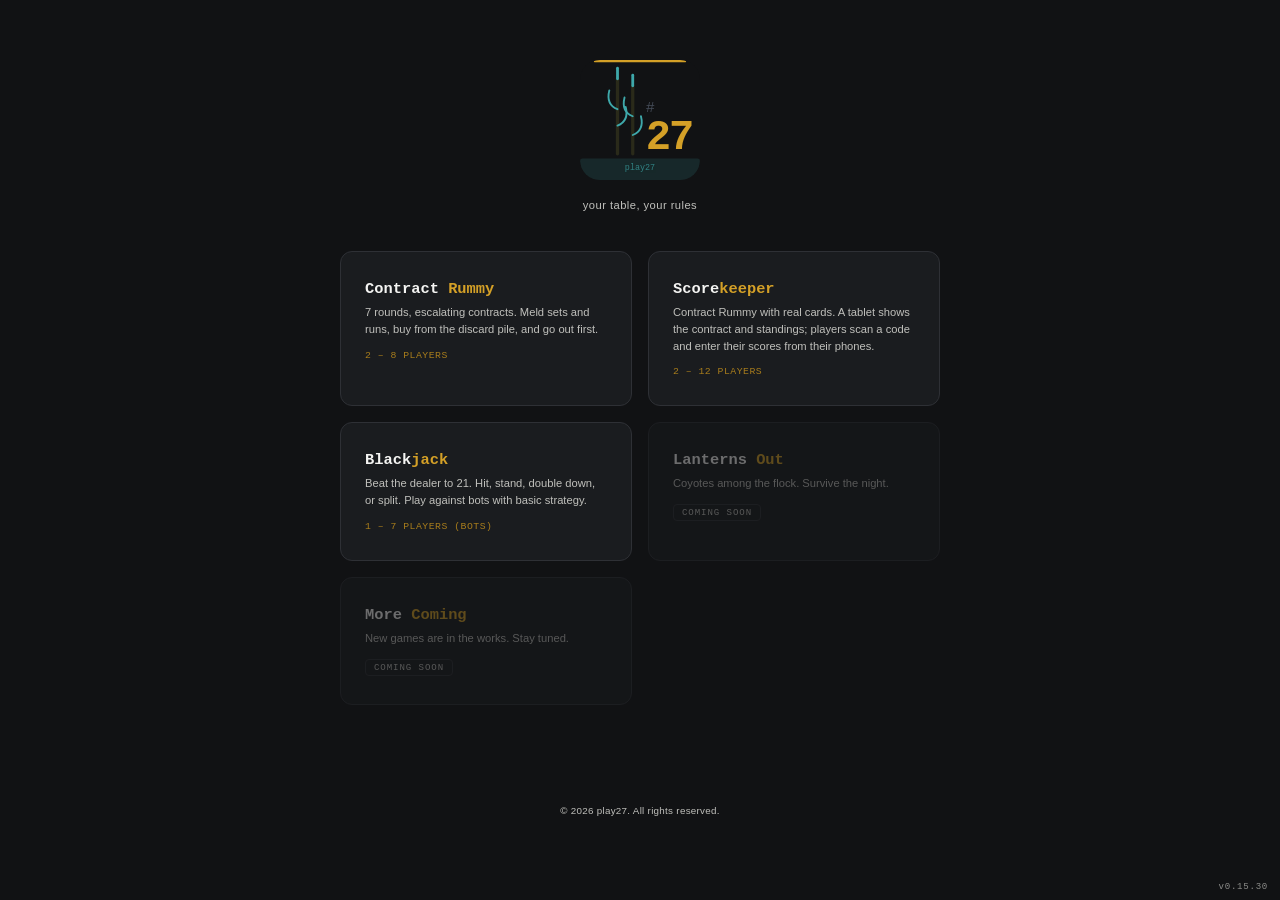
<file: index.html>
<!DOCTYPE html>
<html lang="en">
<head>
<meta charset="UTF-8">
<meta name="viewport" content="width=device-width, initial-scale=1.0">
<meta http-equiv="Cache-Control" content="no-cache, no-store, must-revalidate">
<meta http-equiv="Pragma" content="no-cache">
<title>play27 — Card Games</title>
<link rel="icon" type="image/svg+xml" href="assets/favicon.svg?v=0.15.30">
<link rel="stylesheet" href="css/shared.css?v=0.15.30">
<link rel="stylesheet" href="css/index.css?v=0.15.30">
</head>
<body>

  <div class="logo">
    <img src="assets/logo-dark.svg?v=0.15.30" alt="play27">
    <p>your table, your rules</p>
  </div>

  <div class="games-grid">
    <a class="game-card" href="login.html">
      <h2>Contract <span>Rummy</span></h2>
      <p>7 rounds, escalating contracts. Meld sets and runs, buy from the discard pile, and go out first.</p>
      <div class="players">2 – 8 players</div>
    </a>

    <a class="game-card" href="scorekeeper.html">
      <h2>Score<span>keeper</span></h2>
      <p>Contract Rummy with real cards. A tablet shows the contract and standings; players scan a code and enter their scores from their phones.</p>
      <div class="players">2 – 12 players</div>
    </a>

    <a class="game-card" href="blackjack.html">
      <h2>Black<span>jack</span></h2>
      <p>Beat the dealer to 21. Hit, stand, double down, or split. Play against bots with basic strategy.</p>
      <div class="players">1 – 7 players (bots)</div>
    </a>

    <div class="game-card coming-soon">
      <h2>Lanterns <span>Out</span></h2>
      <p>Coyotes among the flock. Survive the night.</p>
      <div class="badge">Coming Soon</div>
    </div>

    <div class="game-card coming-soon">
      <h2>More <span>Coming</span></h2>
      <p>New games are in the works. Stay tuned.</p>
      <div class="badge">Coming Soon</div>
    </div>
  </div>

  <div class="version-tag">v0.15.30</div>
  <footer class="footer">&copy; 2026 play27. All rights reserved.</footer>

<script>
  // A password reset link that Supabase sent to the site's front page: hand it to the sign-in page.
  if (/[#&](type=recovery|error_code=)/.test(location.hash)) location.replace('login.html' + location.hash);
  const theme = localStorage.getItem('play27-theme');
  if (theme === 'light') document.body.classList.add('light');
</script>
</body>
</html>
</file>
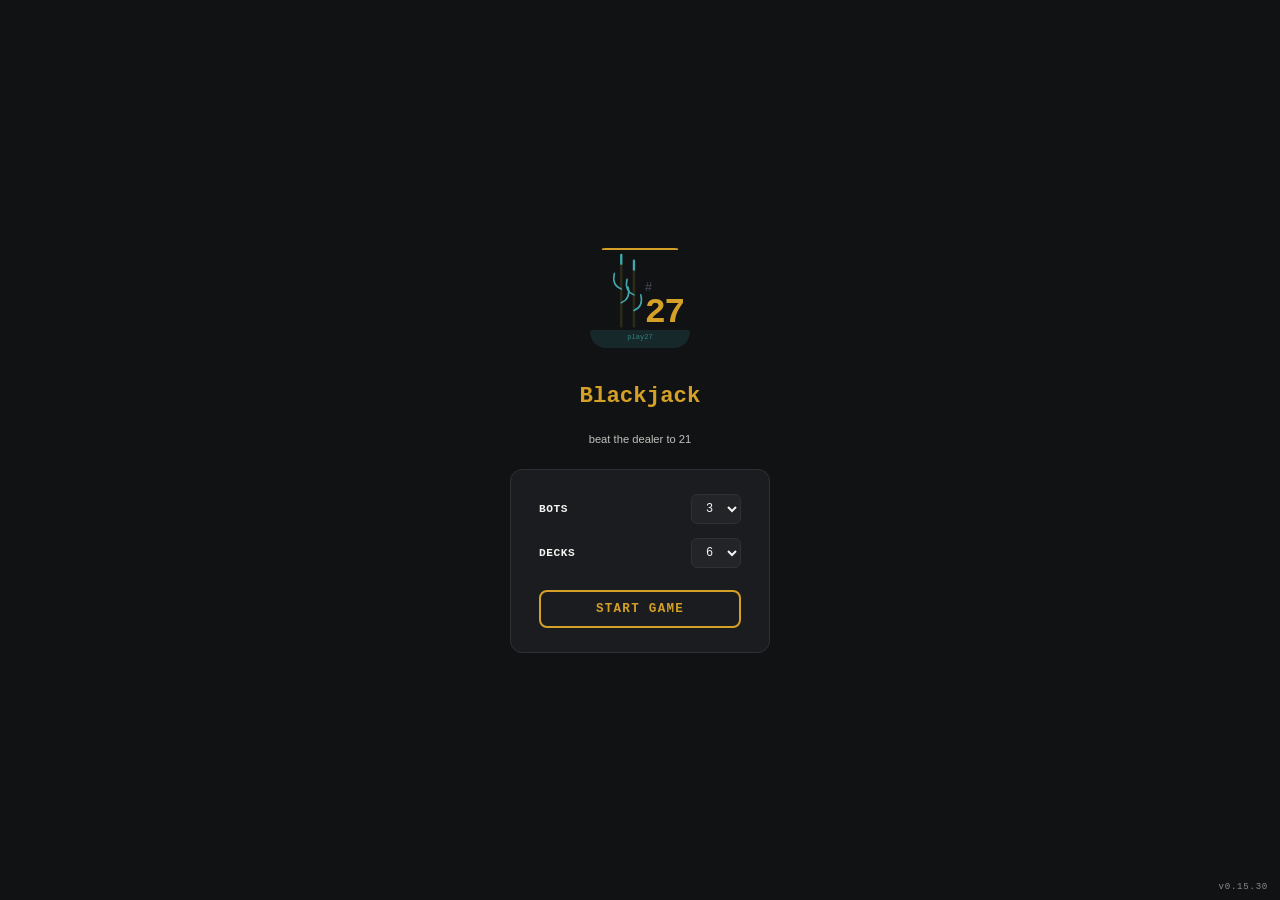
<file: blackjack.html>
<!DOCTYPE html>
<html lang="en">
<head>
<meta charset="UTF-8">
<meta name="viewport" content="width=device-width, initial-scale=1.0, maximum-scale=1.0, user-scalable=no">
<meta http-equiv="Cache-Control" content="no-cache, no-store, must-revalidate">
<meta http-equiv="Pragma" content="no-cache">
<title>play27 — Blackjack</title>
<link rel="icon" type="image/svg+xml" href="assets/favicon.svg?v=0.15.30">
<link rel="stylesheet" href="css/shared.css?v=0.15.30">
<link rel="stylesheet" href="css/blackjack.css?v=0.15.30">
</head>
<body>

<!-- ── SETUP SCREEN ── -->
<div id="setupScreen">
  <div class="setup-logo"><a href="index.html"><img src="assets/logo-dark.svg?v=0.15.30" alt="play27"></a></div>
  <div class="setup-title">Blackjack</div>
  <div class="setup-sub">beat the dealer to 21</div>
  <div class="setup-form">
    <div class="setup-row">
      <label>Bots</label>
      <select id="selBots">
        <option value="0">0</option>
        <option value="1">1</option>
        <option value="2">2</option>
        <option value="3" selected>3</option>
        <option value="4">4</option>
        <option value="5">5</option>
        <option value="6">6</option>
      </select>
    </div>
    <div class="setup-row">
      <label>Decks</label>
      <select id="selDecks">
        <option value="1">1</option>
        <option value="2">2</option>
        <option value="4">4</option>
        <option value="6" selected>6</option>
        <option value="8">8</option>
      </select>
    </div>
    <button class="btn-start" id="btnStart">Start Game</button>
  </div>
</div>

<!-- ── GAME BOARD ── -->
<div id="gameBoard">
  <div class="top-bar">
    <div class="logo-wrap" id="logoWrap">
      <img src="assets/logo-horizontal.svg?v=0.15.30" alt="play27" style="height:clamp(24px,3.5vw,36px);vertical-align:middle;">
      <div class="settings-dropdown" id="settingsDropdown">
        <div class="settings-title">Settings</div>
        <div class="settings-row">
          <span>Theme</span>
          <div class="theme-toggle">
            <button id="themeDark" data-theme="dark" class="active">Dark</button>
            <button id="themeLight" data-theme="light">Light</button>
          </div>
        </div>
        <a href="index.html" class="settings-home">Back to Games</a>
      </div>
    </div>
    <div class="top-title">Blackjack</div>
    <div class="top-right">Shoe: <span id="shoeCount">0</span></div>
  </div>

  <div class="table-area" style="position:relative;">
    <!-- Dealer -->
    <div class="dealer-area">
      <div class="dealer-label">Dealer</div>
      <div class="dealer-cards" id="dealerCards"></div>
      <div class="dealer-value" id="dealerValue"></div>
    </div>

    <!-- Bots -->
    <div class="bots-row" id="botsRow"></div>

    <!-- Player -->
    <div class="player-area">
      <div class="player-info">
        <span class="player-name">You</span>
        <span class="player-chips" id="playerChips">1000</span>
      </div>
      <div class="player-bet" id="playerBetLabel"></div>
      <div class="player-hands" id="playerHands"></div>
      <div class="player-value" id="playerValue"></div>
      <div class="player-result" id="playerResult"></div>
    </div>

    <!-- Bet overlay -->
    <div class="bet-overlay" id="betOverlay">
      <div class="bet-label">Place Your Bet</div>
      <div class="bet-amount" id="betAmount">50</div>
      <div class="bet-buttons">
        <button class="bet-btn" data-bet="10">10</button>
        <button class="bet-btn" data-bet="25">25</button>
        <button class="bet-btn active" data-bet="50">50</button>
        <button class="bet-btn" data-bet="100">100</button>
        <button class="bet-btn" data-bet="all">ALL IN</button>
      </div>
      <button class="deal-btn" id="btnDeal">Deal</button>
    </div>
  </div>

  <!-- Action bar -->
  <div class="action-bar" id="actionBar">
    <button class="action-btn hit-btn" id="btnHit">Hit</button>
    <button class="action-btn stand-btn" id="btnStand">Stand</button>
    <button class="action-btn double-btn" id="btnDouble">Double</button>
    <button class="action-btn split-btn" id="btnSplit">Split</button>
  </div>
</div>

<!-- ── Results Overlay ── -->
<div class="results-overlay" id="resultsOverlay">
  <div class="results-panel">
    <div class="results-title" id="resultsTitle">Round Complete</div>
    <div id="resultsBody"></div>
    <div class="results-buttons">
      <button class="btn-again" id="btnAgain">Play Again</button>
      <button class="btn-new" id="btnNew">New Game</button>
    </div>
  </div>
</div>

<!-- Toast -->
<div class="toast" id="toast"></div>

<div class="version-tag">v0.15.30</div>
<script type="module" src="js/blackjack.js?v=0.15.30"></script>
</body>
</html>
</file>
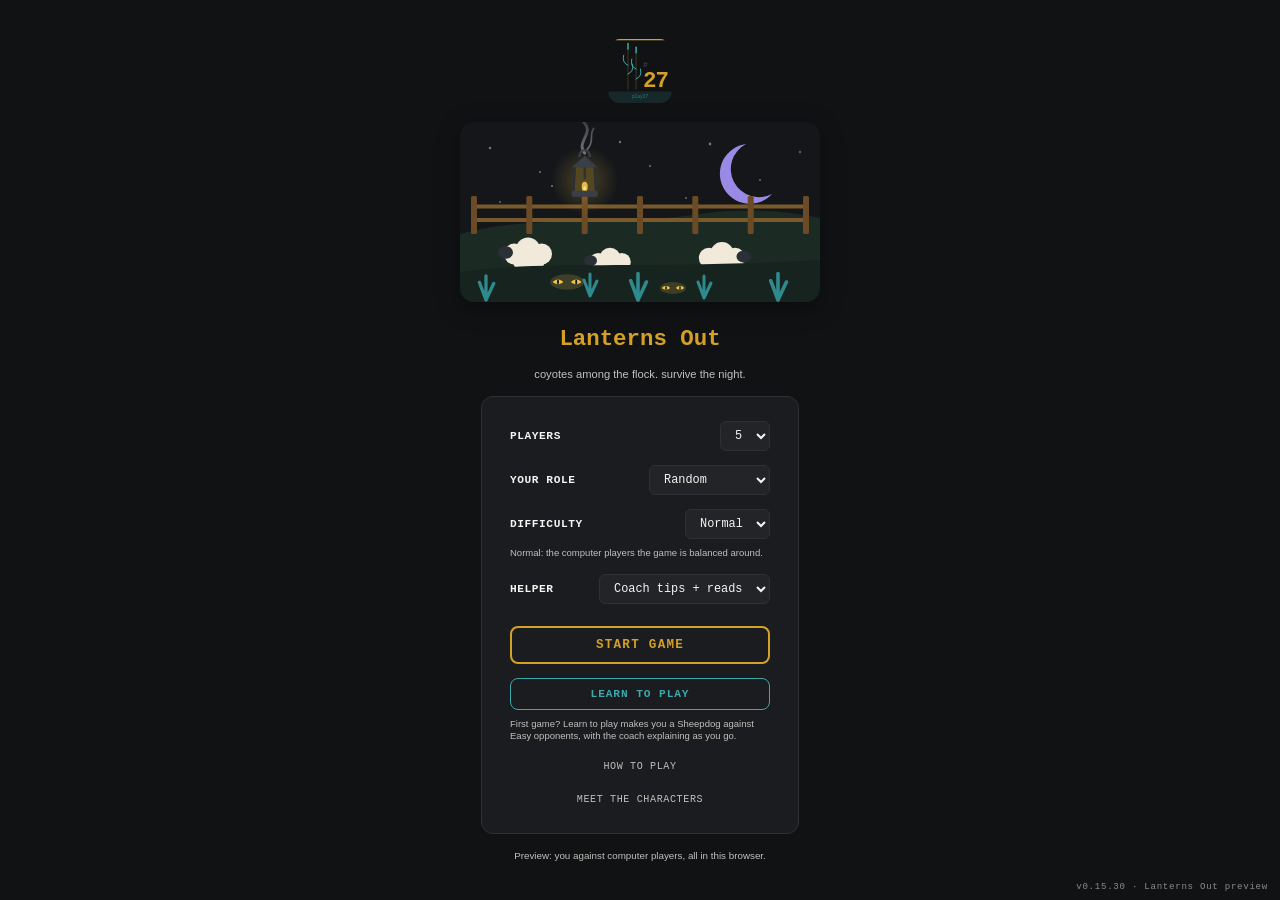
<file: coyote.html>
<!DOCTYPE html>
<html lang="en">
<head>
<meta charset="UTF-8">
<meta name="viewport" content="width=device-width, initial-scale=1.0, maximum-scale=1.0, user-scalable=no">
<meta http-equiv="Cache-Control" content="no-cache, no-store, must-revalidate">
<meta http-equiv="Pragma" content="no-cache">
<title>play27 — Lanterns Out</title>
<link rel="icon" type="image/svg+xml" href="assets/favicon.svg?v=0.15.30">
<link rel="stylesheet" href="css/shared.css?v=0.15.30">
<link rel="stylesheet" href="css/coyote-cards.css?v=0.15.30">
<link rel="stylesheet" href="css/coyote.css?v=0.15.30">
</head>
<body>

<!-- ── SETUP SCREEN ── -->
<div id="setupScreen">
  <div class="setup-logo"><a href="index.html"><img src="assets/logo-dark.svg?v=0.15.30" alt="play27"></a></div>
  <picture class="setup-hero">
    <source srcset="assets/coyote/hero-still.svg?v=0.15.30" media="(prefers-reduced-motion: reduce)">
    <img src="assets/coyote/hero.svg?v=0.15.30" alt="A lantern going out over the sheep pen at night, with coyote eyes in the grass">
  </picture>
  <div class="setup-title">Lanterns Out</div>
  <div class="setup-sub">coyotes among the flock. survive the night.</div>
  <div class="setup-form">
    <div class="setup-row">
      <label for="selPlayers">Players</label>
      <select id="selPlayers">
        <option value="4">4</option>
        <option value="5" selected>5</option>
        <option value="6">6</option>
        <option value="7">7</option>
      </select>
    </div>
    <div class="setup-row">
      <label for="selRole">Your role</label>
      <select id="selRole">
        <option value="random" selected>Random</option>
        <option value="shepherd">Shepherd</option>
        <option value="sheepdog">Sheepdog</option>
        <option value="hunter">Hunter (5+)</option>
        <option value="coyote">Coyote</option>
        <option value="fox">Fox (6+)</option>
      </select>
    </div>
    <div class="setup-row">
      <label for="selTier">Difficulty</label>
      <select id="selTier">
        <option value="easy">Easy</option>
        <option value="normal" selected>Normal</option>
        <option value="hard">Hard</option>
        <option value="unfair">Unfair</option>
      </select>
    </div>
    <div class="setup-hint" id="tierHint"></div>
    <div class="setup-row">
      <label for="selHelp">Helper</label>
      <select id="selHelp">
        <option value="tips">Coach tips + reads</option>
        <option value="reads">Reads only</option>
        <option value="off">Off</option>
      </select>
    </div>
    <button class="btn-start" id="btnStart">Start Game</button>
    <button class="btn-learn" data-act="learn">Learn to play</button>
    <div class="setup-hint">First game? Learn to play makes you a Sheepdog against Easy opponents, with the coach explaining as you go.</div>
    <button class="btn-link" data-act="rules">How to play</button>
    <button class="btn-link" data-act="chars">Meet the characters</button>
  </div>
  <div class="setup-note">Preview: you against computer players, all in this browser.</div>
</div>

<!-- ── GAME BOARD ── -->
<div id="gameBoard">
  <div class="top-bar">
    <div class="logo-wrap" id="logoWrap">
      <img src="assets/logo-horizontal.svg?v=0.15.30" alt="play27" style="height:clamp(24px,3.5vw,36px);vertical-align:middle;">
      <div class="settings-dropdown" id="settingsDropdown">
        <div class="settings-title">Settings</div>
        <div class="settings-row">
          <span>Theme</span>
          <div class="theme-toggle">
            <button data-theme="dark" class="active">Dark</button>
            <button data-theme="light">Light</button>
          </div>
        </div>
        <div class="settings-row">
          <span>Speed</span>
          <div class="theme-toggle" id="speedToggle">
            <button data-speed="fast">Fast</button>
            <button data-speed="normal" class="active">Normal</button>
            <button data-speed="slow">Slow</button>
          </div>
        </div>
        <div class="settings-row">
          <span>Helper</span>
          <div class="theme-toggle">
            <button data-act="help:tips">Tips</button>
            <button data-act="help:reads">Reads</button>
            <button data-act="help:off">Off</button>
          </div>
        </div>
        <button class="settings-fullscreen" data-act="rules">How to play</button>
        <button class="settings-fullscreen" data-act="chars">Characters</button>
        <button class="settings-end-game" data-act="new-game">New game</button>
        <a href="index.html" class="settings-home">Back to Games</a>
      </div>
    </div>
    <div class="top-title">Lanterns Out</div>
    <div class="top-group">
      <button class="top-btn" data-act="who">Who's who</button>
      <div class="top-right" id="topRight"></div>
    </div>
  </div>

  <div class="seats" id="seats"></div>
  <div class="yard" id="yard"></div>
  <div class="feed" id="feed" title="Tap to expand the log"></div>
  <div class="coach" id="coach" style="display:none"></div>
  <div class="you" id="youPanel" title="Tap to see your role and goal"></div>
  <div class="prompt" id="prompt"></div>
  <div class="hand" id="hand"></div>
</div>

<!-- ── Modal (decisions, reveal, rules, results) ── -->
<div class="modal-overlay" id="modal">
  <div class="panel" id="modalBox"></div>
</div>

<div class="toast" id="toast"></div>
<div class="version-tag">v0.15.30 · Lanterns Out preview</div>
<script type="module" src="js/coyote.js?v=0.15.30"></script>
</body>
</html>
</file>
<file: css/shared.css>
/* ============================================================
   play27 — Shared Styles
   Brand palette, reset, typography, common components
   ============================================================ */

:root {
  --bg: #111214;
  --bg2: #1a1c1f;
  --bg3: #222427;
  --border: #2e3035;
  --text: #f4f4f2;
  --muted: #c0c0bc;
  --amber: #d4a027;
  --amber-dk: #a87d1c;
  --amber-dim: rgba(212,160,39,0.25);
  --green: #3cb96a;
  --red: #d45f5f;
  --teal: #3ea8aa;
}

/* ── LIGHT THEME ── */
.light {
  --bg: #f0ede8;
  --bg2: #e6e2db;
  --bg3: #dbd7cf;
  --border: #c5c0b6;
  --text: #1a1a1a;
  --muted: #5a5750;
  --amber: #b8891a;
  --amber-dk: #9a7015;
  --amber-dim: rgba(184,137,26,0.2);
  --green: #2a9050;
  --red: #b84040;
  --teal: #2e8a8c;
}

/* ── RESET ── */
* { margin:0; padding:0; box-sizing:border-box; }

html, body {
  width:100%; min-height:100dvh;
  background: var(--bg);
  font-family: -apple-system, 'Segoe UI', sans-serif;
  font-size: 14px;
  color: var(--text);
  overflow-x: hidden;
}

/* ── THEME TOGGLE ── */
.theme-toggle {
  display: flex;
  gap: 2px;
  background: var(--bg);
  border: 1px solid var(--border);
  border-radius: 5px;
  padding: 2px;
}

.theme-toggle button {
  padding: 3px 8px;
  border: none;
  border-radius: 3px;
  background: transparent;
  color: var(--muted);
  font-family: 'Courier New', Courier, monospace;
  font-size: 0.6rem;
  font-weight: 700;
  letter-spacing: 0.06em;
  text-transform: uppercase;
  cursor: pointer;
  transition: all 0.15s;
}

.theme-toggle button.active {
  background: var(--amber-dim);
  color: var(--amber);
}

.theme-toggle button:hover:not(.active) {
  color: var(--text);
}

/* ── SPINNER ── */
.spinner {
  display: inline-block;
  width: 16px;
  height: 16px;
  border: 2px solid var(--border);
  border-top-color: var(--amber);
  border-radius: 50%;
  animation: spin 0.6s linear infinite;
  vertical-align: middle;
  margin-right: 4px;
}

@keyframes spin { to { transform: rotate(360deg); } }

/* ── FOOTER ── */
.footer {
  margin-top: auto;
  padding-top: 40px;
  padding-bottom: 24px;
  font-size: 0.7rem;
  color: var(--muted);
  letter-spacing: 0.03em;
  text-align: center;
}

/* ── SETTINGS HOME LINK ── */
.settings-home {
  display: block;
  margin-top: 10px;
  padding-top: 8px;
  border-top: 1px solid var(--border);
  font-family: 'Courier New', Courier, monospace;
  font-size: 0.65rem;
  font-weight: 700;
  letter-spacing: 0.06em;
  text-transform: uppercase;
  color: var(--muted);
  text-decoration: none;
  transition: color 0.15s;
}
.settings-home:hover { color: var(--amber); }

/* ── SETTINGS FULLSCREEN ── */
.settings-fullscreen {
  display: block;
  width: 100%;
  margin-top: 10px;
  padding: 6px 0;
  border: 1px solid var(--border);
  border-radius: 4px;
  background: transparent;
  font-family: 'Courier New', Courier, monospace;
  font-size: 0.65rem;
  font-weight: 700;
  letter-spacing: 0.06em;
  text-transform: uppercase;
  color: var(--muted);
  cursor: pointer;
  transition: all 0.15s;
}
.settings-fullscreen:hover { border-color: var(--amber); color: var(--amber); }

/* ── SETTINGS END GAME ── */
.settings-end-game {
  display: block;
  width: 100%;
  margin-top: 10px;
  padding: 6px 0;
  border: 1px solid var(--red);
  border-radius: 4px;
  background: transparent;
  font-family: 'Courier New', Courier, monospace;
  font-size: 0.65rem;
  font-weight: 700;
  letter-spacing: 0.06em;
  text-transform: uppercase;
  color: var(--red);
  cursor: pointer;
  transition: all 0.15s;
}
.settings-end-game:hover { background: var(--red); color: var(--bg); }

/* ── CONFIRM MODAL ── */
.modal-overlay {
  display: none;
  position: fixed;
  inset: 0;
  background: rgba(0,0,0,0.7);
  z-index: 500;
  align-items: center;
  justify-content: center;
}
.modal-overlay.show { display: flex; }
.modal-confirm {
  background: var(--bg2);
  border: 1px solid var(--border);
  border-radius: 10px;
  padding: 24px;
  width: min(340px, 90%);
  text-align: center;
}
.modal-confirm h3 {
  font-family: 'Courier New', Courier, monospace;
  font-size: 0.9rem;
  font-weight: 700;
  color: var(--amber);
  letter-spacing: 0.06em;
  text-transform: uppercase;
  margin-bottom: 10px;
}
.modal-confirm p {
  font-size: 0.8rem;
  color: var(--muted);
  margin-bottom: 18px;
}
.modal-confirm-btns {
  display: flex;
  gap: 8px;
}
.modal-confirm-btns button { flex: 1; }
.btn-cancel {
  padding: 9px;
  border-radius: 6px;
  border: 1px solid var(--border);
  background: transparent;
  color: var(--muted);
  font-size: 0.8rem;
  cursor: pointer;
  transition: all 0.15s;
}
.btn-cancel:hover { border-color: var(--muted); color: var(--text); }
.btn-end {
  padding: 9px;
  border-radius: 6px;
  border: 1px solid var(--red);
  background: var(--red);
  color: var(--bg);
  font-family: 'Courier New', Courier, monospace;
  font-size: 0.8rem;
  font-weight: 700;
  letter-spacing: 0.06em;
  text-transform: uppercase;
  cursor: pointer;
  transition: all 0.15s;
}
.btn-end:hover { opacity: 0.85; }

/* ── LOGO LINK ── */
.logo-link { display: inline-block; }

/* ── VERSION TAG ── */
.version-tag {
  position: fixed;
  bottom: 8px;
  right: 12px;
  font-size: 0.65rem;
  letter-spacing: 0.08em;
  color: var(--muted);
  opacity: 0.7;
  font-family: 'Courier New', Courier, monospace;
  z-index: 10;
}
</file>
<file: css/index.css>
body {
    display:flex;
    flex-direction:column;
    align-items:center;
    padding: 60px 20px;
  }

  .logo {
    text-align:center;
    margin-bottom: 40px;
  }

  .logo img { height: 120px; margin-bottom: 16px; border-radius: 20px; }

  .logo p {
    font-size: 0.8rem;
    color: var(--muted);
    letter-spacing: 0.04em;
  }

  .games-grid {
    display: grid;
    grid-template-columns: repeat(auto-fill, minmax(260px, 1fr));
    gap: 16px;
    width: min(600px, 100%);
  }

  .game-card {
    background: var(--bg2);
    border: 1px solid var(--border);
    border-radius: 12px;
    padding: 28px 24px;
    text-decoration: none;
    color: var(--text);
    transition: border-color 0.2s, transform 0.15s;
    cursor: pointer;
    display: block;
  }

  .game-card:hover {
    border-color: var(--amber);
    transform: translateY(-2px);
  }

  .game-card h2 {
    font-family: 'Courier New', Courier, monospace;
    font-size: 1.1rem;
    font-weight: 700;
    margin-bottom: 6px;
  }

  .game-card h2 span { color: var(--amber); }

  .game-card p {
    font-size: 0.8rem;
    color: var(--muted);
    line-height: 1.5;
  }

  .game-card .players {
    display: inline-block;
    margin-top: 12px;
    font-size: 0.7rem;
    font-family: 'Courier New', Courier, monospace;
    color: var(--amber-dk);
    letter-spacing: 0.05em;
    text-transform: uppercase;
  }

  .coming-soon {
    opacity: 0.4;
    pointer-events: none;
  }

  .footer {
    margin-top: auto;
    padding-top: 40px;
    font-size: 0.7rem;
    color: var(--muted);
    letter-spacing: 0.03em;
    text-align: center;
  }

  /* ── MOBILE ── */
  @media (max-width: 480px) {
    body { padding: 40px 12px; }
    .logo img { height: 80px; }
    .games-grid { gap: 12px; }
    .game-card { padding: 20px 18px; }
  }

  .coming-soon .badge {
    display: inline-block;
    margin-top: 12px;
    font-size: 0.65rem;
    font-family: 'Courier New', Courier, monospace;
    color: var(--muted);
    letter-spacing: 0.1em;
    text-transform: uppercase;
    border: 1px solid var(--border);
    padding: 2px 8px;
    border-radius: 4px;
  }
</file>
<file: css/blackjack.css>
/* ============================================================
 play27 — Blackjack Styles
 Requires shared.css loaded first
 ============================================================ */

:root {
  --panel: rgba(0,0,0,0.4);
  --card-shadow: rgba(0,0,0,0.4);
  --card-border: #ccc;
}

.light {
  --panel: rgba(255,255,255,0.6);
  --card-shadow: rgba(0,0,0,0.15);
  --card-border: #bbb;
}

html, body { height:100%; overflow:hidden; }

/* ── Top Bar ── */
.top-bar {
  display:flex; align-items:center; justify-content:space-between;
  padding:6px 12px; background:var(--bg2); border-bottom:1px solid var(--border);
  height:44px; flex-shrink:0;
}
.logo-wrap { position:relative; cursor:pointer; }
.settings-dropdown {
  display:none; position:absolute; top:100%; left:0; margin-top:6px;
  background:var(--bg2); border:1px solid var(--border); border-radius:8px;
  padding:10px 14px; min-width:160px; z-index:100; box-shadow:0 8px 24px rgba(0,0,0,0.3);
}
.settings-dropdown.open { display:block; }
.settings-title { font-size:0.55rem; letter-spacing:0.2em; text-transform:uppercase; color:var(--muted); margin-bottom:8px; }
.settings-row { display:flex; align-items:center; justify-content:space-between; padding:4px 0; font-size:0.75rem; color:var(--text); }
.theme-toggle { display:flex; gap:2px; background:var(--bg3); border-radius:4px; padding:2px; }
.theme-toggle button {
  background:none; border:none; color:var(--muted); font-size:0.7rem; padding:2px 8px;
  border-radius:3px; cursor:pointer;
}
.theme-toggle button.active { background:var(--border); color:var(--text); }
.top-title {
  font-family:'Courier New', Courier, monospace; font-size:0.7rem; font-weight:700;
  letter-spacing:0.15em; text-transform:uppercase; color:var(--amber);
}
.top-right {
  font-family:'Courier New', Courier, monospace; font-size:0.65rem; color:var(--muted);
  letter-spacing:0.05em;
}

/* ── Setup Screen ── */
#setupScreen {
  display:flex; flex-direction:column; align-items:center; justify-content:center;
  height:100dvh; gap:24px;
}
.setup-logo img { height:100px; border-radius:16px; }
.setup-title {
  font-family:'Courier New', Courier, monospace; font-size:1.6rem; font-weight:700;
  color:var(--amber); margin-top:8px;
}
.setup-sub { font-size:0.8rem; color:var(--muted); }
.setup-form {
  display:flex; flex-direction:column; gap:14px;
  background:var(--bg2); border:1px solid var(--border); border-radius:12px;
  padding:24px 28px; min-width:260px;
}
.setup-row { display:flex; align-items:center; justify-content:space-between; gap:16px; }
.setup-row label {
  font-family:'Courier New', Courier, monospace; font-size:0.8rem; font-weight:700;
  color:var(--text); letter-spacing:0.05em; text-transform:uppercase;
}
.setup-row select {
  background:var(--bg3); color:var(--text); border:1px solid var(--border);
  border-radius:6px; padding:6px 10px; font-family:'Courier New', Courier, monospace;
  font-size:0.85rem; cursor:pointer;
}
.btn-start {
  margin-top:8px; padding:10px 0; border:2px solid var(--amber); background:transparent;
  color:var(--amber); font-family:'Courier New', Courier, monospace; font-size:0.9rem;
  font-weight:700; letter-spacing:0.1em; text-transform:uppercase; border-radius:8px;
  cursor:pointer; transition:all 0.15s;
}
.btn-start:hover { background:var(--amber); color:var(--bg); }

/* ── Game Board ── */
#gameBoard {
  display:none; flex-direction:column; height:100dvh;
}
.table-area {
  flex:1; display:flex; flex-direction:column; align-items:center; justify-content:space-between;
  padding:12px 16px; overflow:hidden;
  background: radial-gradient(ellipse at 50% 40%, #1e2024 0%, var(--bg) 100%);
}

/* ── Dealer Area ── */
.dealer-area { text-align:center; }
.dealer-label {
  font-family:'Courier New', Courier, monospace; font-size:0.6rem; font-weight:700;
  letter-spacing:0.2em; text-transform:uppercase; color:var(--muted); margin-bottom:6px;
}
.dealer-cards { display:flex; justify-content:center; gap:6px; margin-bottom:4px; }
.dealer-value {
  font-family:'Courier New', Courier, monospace; font-size:0.85rem; font-weight:700;
  color:var(--amber); min-height:1.2em;
}

/* ── Bot Row ── */
.bots-row { display:flex; gap:clamp(8px,2vw,24px); justify-content:center; flex-wrap:wrap; }
.bot-seat {
  background:var(--bg2); border:1px solid var(--border); border-radius:8px;
  padding:8px 10px; min-width:100px; text-align:center;
}
.bot-seat.busted-out { opacity:0.35; }
.bot-name {
  font-family:'Courier New', Courier, monospace; font-size:0.65rem; font-weight:700;
  color:var(--text); letter-spacing:0.05em; text-transform:uppercase;
}
.bot-chips {
  font-family:'Courier New', Courier, monospace; font-size:0.6rem; color:var(--amber);
  margin-left:6px;
}
.bot-bet {
  font-size:0.55rem; color:var(--muted); margin:2px 0 4px;
  font-family:'Courier New', Courier, monospace;
}
.bot-cards { display:flex; justify-content:center; gap:3px; margin-bottom:4px; }
.bot-value {
  font-family:'Courier New', Courier, monospace; font-size:0.7rem; font-weight:700; color:var(--amber);
}
.bot-result {
  font-family:'Courier New', Courier, monospace; font-size:0.6rem; font-weight:700;
  margin-top:2px; min-height:1em;
}
.bot-result.win { color:var(--green); }
.bot-result.lose { color:var(--red); }
.bot-result.push { color:var(--muted); }
.bot-result.blackjack { color:var(--amber); }

/* ── Player Area ── */
.player-area { text-align:center; }
.player-info {
  display:flex; align-items:center; justify-content:center; gap:10px; margin-bottom:6px;
}
.player-name {
  font-family:'Courier New', Courier, monospace; font-size:0.7rem; font-weight:700;
  letter-spacing:0.15em; text-transform:uppercase; color:var(--green);
}
.player-chips {
  font-family:'Courier New', Courier, monospace; font-size:0.75rem; font-weight:700;
  color:var(--amber);
}
.player-bet {
  font-family:'Courier New', Courier, monospace; font-size:0.6rem; color:var(--muted);
  margin-bottom:4px;
}
.player-hands { display:flex; justify-content:center; gap:20px; }
.hand-group { display:flex; flex-direction:column; align-items:center; }
.hand-group.active-hand { }
.hand-group.inactive-hand { opacity:0.5; }
.hand-cards-row { display:flex; justify-content:center; gap:6px; }
.player-value {
  font-family:'Courier New', Courier, monospace; font-size:1rem; font-weight:700;
  color:var(--amber); margin-top:4px; min-height:1.4em;
}
.player-result {
  font-family:'Courier New', Courier, monospace; font-size:0.8rem; font-weight:700;
  margin-top:2px; min-height:1em;
}
.player-result.win { color:var(--green); }
.player-result.lose { color:var(--red); }
.player-result.push { color:var(--muted); }
.player-result.blackjack { color:var(--amber); }

/* ── Cards ── */
.mc {
  width:clamp(28px,4.5vw,42px); height:clamp(40px,6.5vw,62px);
  border-radius:4px; background:white; border:1px solid var(--card-border);
  display:flex; flex-direction:column; align-items:center; justify-content:center;
  padding:2px 3px; font-weight:700;
  box-shadow:1px 2px 5px var(--card-shadow);
  color:#111; line-height:1; flex-shrink:0;
}
.mc.r { color:var(--red); }
.mc .s { font-size:clamp(0.7rem,1.3vw,1rem); }
.mc span:last-child { font-size:clamp(0.85rem,1.6vw,1.3rem); }

.hc {
  width:clamp(46px,6.5vw,68px); height:clamp(66px,9.5vw,100px);
  border-radius:6px; background:white; border:1px solid var(--card-border);
  display:flex; flex-direction:column; align-items:center; justify-content:center;
  padding:3px 4px; font-weight:700;
  box-shadow:2px 4px 10px var(--card-shadow);
  color:#111; line-height:1; flex-shrink:0;
  transition:transform 0.18s;
}
.hc.r { color:var(--red); }
.hc .rnk { font-size:clamp(1.3rem,2.2vw,1.8rem); line-height:1; }
.hc .sct { font-size:clamp(1.6rem,2.8vw,2.4rem); }

.card-back {
  border-radius:4px; overflow:hidden; flex-shrink:0;
  box-shadow:1px 2px 5px var(--card-shadow);
}
.card-back.sm { width:clamp(28px,4.5vw,42px); height:clamp(40px,6.5vw,62px); }
.card-back.lg { width:clamp(46px,6.5vw,68px); height:clamp(66px,9.5vw,100px); }
.card-back img { width:100%; height:100%; display:block; }

/* ── Bet Overlay ── */
.bet-overlay {
  display:none; position:absolute; inset:0; z-index:50;
  background:rgba(0,0,0,0.7); flex-direction:column; align-items:center; justify-content:center;
  gap:16px;
}
.bet-overlay.show { display:flex; }
.bet-label {
  font-family:'Courier New', Courier, monospace; font-size:0.8rem; font-weight:700;
  letter-spacing:0.15em; text-transform:uppercase; color:var(--muted);
}
.bet-amount {
  font-family:'Courier New', Courier, monospace; font-size:2.5rem; font-weight:700;
  color:var(--amber);
}
.bet-buttons { display:flex; gap:8px; flex-wrap:wrap; justify-content:center; }
.bet-btn {
  background:var(--bg3); border:1px solid var(--border); color:var(--text);
  font-family:'Courier New', Courier, monospace; font-size:0.8rem; font-weight:700;
  padding:8px 16px; border-radius:6px; cursor:pointer; transition:all 0.15s;
}
.bet-btn:hover, .bet-btn.active { border-color:var(--amber); color:var(--amber); }
.deal-btn {
  margin-top:8px; padding:10px 32px; border:2px solid var(--amber); background:transparent;
  color:var(--amber); font-family:'Courier New', Courier, monospace; font-size:0.9rem;
  font-weight:700; letter-spacing:0.1em; text-transform:uppercase; border-radius:8px;
  cursor:pointer; transition:all 0.15s;
}
.deal-btn:hover { background:var(--amber); color:var(--bg); }

/* ── Action Bar ── */
.action-bar {
  display:none; justify-content:center; gap:8px; padding:10px 16px;
  background:var(--bg2); border-top:1px solid var(--border); flex-shrink:0;
}
.action-bar.show { display:flex; }
.action-btn {
  padding:8px 20px; border:2px solid var(--border); background:transparent;
  font-family:'Courier New', Courier, monospace; font-size:0.75rem; font-weight:700;
  letter-spacing:0.08em; text-transform:uppercase; border-radius:6px;
  cursor:pointer; transition:all 0.15s; color:var(--text);
}
.action-btn:hover { border-color:var(--amber); color:var(--amber); }
.action-btn:disabled { opacity:0.3; cursor:default; pointer-events:none; }
.action-btn.hit-btn { border-color:var(--green); color:var(--green); }
.action-btn.hit-btn:hover { background:var(--green); color:var(--bg); }
.action-btn.stand-btn { border-color:var(--amber); color:var(--amber); }
.action-btn.stand-btn:hover { background:var(--amber); color:var(--bg); }
.action-btn.double-btn { border-color:var(--teal); color:var(--teal); }
.action-btn.double-btn:hover { background:var(--teal); color:var(--bg); }
.action-btn.split-btn { border-color:#7b68c8; color:#7b68c8; }
.action-btn.split-btn:hover { background:#7b68c8; color:var(--bg); }

/* ── Results Overlay ── */
.results-overlay {
  display:none; position:fixed; inset:0; z-index:200;
  background:rgba(0,0,0,0.8); flex-direction:column; align-items:center; justify-content:center;
  gap:16px;
}
.results-overlay.show { display:flex; }
.results-panel {
  background:var(--bg2); border:1px solid var(--border); border-radius:12px;
  padding:24px 32px; min-width:280px; max-width:90vw; text-align:center;
}
.results-title {
  font-family:'Courier New', Courier, monospace; font-size:1.1rem; font-weight:700;
  color:var(--amber); margin-bottom:16px;
}
.results-row {
  display:flex; justify-content:space-between; align-items:center; padding:6px 0;
  border-bottom:1px solid var(--border); font-size:0.8rem;
  font-family:'Courier New', Courier, monospace;
}
.results-row:last-of-type { border-bottom:none; }
.results-row .rname { color:var(--text); }
.results-row .rchips { font-weight:700; }
.results-row .rchips.pos { color:var(--green); }
.results-row .rchips.neg { color:var(--red); }
.results-row .rchips.zero { color:var(--muted); }
.results-row .rtag { font-size:0.65rem; font-weight:700; margin-left:8px; }
.results-buttons { display:flex; gap:10px; justify-content:center; margin-top:20px; }
.btn-again {
  padding:8px 24px; border:2px solid var(--green); background:transparent;
  color:var(--green); font-family:'Courier New', Courier, monospace; font-size:0.8rem;
  font-weight:700; letter-spacing:0.08em; text-transform:uppercase; border-radius:6px;
  cursor:pointer; transition:all 0.15s;
}
.btn-again:hover { background:var(--green); color:var(--bg); }
.btn-new {
  padding:8px 24px; border:2px solid var(--border); background:transparent;
  color:var(--muted); font-family:'Courier New', Courier, monospace; font-size:0.8rem;
  font-weight:700; letter-spacing:0.08em; text-transform:uppercase; border-radius:6px;
  cursor:pointer; transition:all 0.15s;
}
.btn-new:hover { border-color:var(--muted); color:var(--text); }

/* ── Toast ── */
.toast {
  position:fixed; top:50px; left:50%; transform:translateX(-50%);
  background:var(--bg2); border:1px solid var(--border); border-radius:8px;
  padding:8px 16px; font-family:'Courier New', Courier, monospace; font-size:0.75rem;
  color:var(--text); z-index:300; opacity:0; pointer-events:none;
  transition:opacity 0.3s;
}
.toast.show { opacity:1; }

/* ── Deal animation ── */
@keyframes dealIn {
  from { opacity:0; transform:translateY(-20px) rotate(-5deg); }
  to { opacity:1; transform:translateY(0) rotate(0); }
}
.deal-anim { animation:dealIn 0.35s ease backwards; }

/* ── MOBILE ── */
@media (max-width: 480px) {
  .setup-logo img { height:72px; }
  .setup-title { font-size:1.2rem; }
  .setup-form { padding:18px 20px; min-width:auto; width:90%; }

  .bot-seat { min-width:70px; padding:6px 6px; }
  .bot-name { font-size:0.55rem; }
  .bot-chips { font-size:0.5rem; }

  .action-btn { padding:8px 12px; font-size:0.65rem; }

  .results-panel { padding:18px 16px; min-width:auto; width:90%; }

  .bet-amount { font-size:1.8rem; }
  .bet-btn { padding:6px 12px; font-size:0.7rem; }
}
</file>
<file: css/coyote-cards.css>
/* ============================================================
   Lanterns Out player cards: character, role, status, back.
   Every size scales from --cw (the card width), so the same rules
   draw a desktop card and a printed 44.45 x 63.5 mm mini card.
   Cards keep their own "paper" palette in both app themes: they
   stand for physical cards.
   ============================================================ */
.lo-card {
  --cw: 150px;
  --c-ink: #1d1f23; --c-paper: #f3efe6; --c-muted: #6b6558; --band: #3a3d44;
  position: relative; box-sizing: border-box; flex-shrink: 0;
  width: var(--cw); height: calc(var(--cw) * 1.4286);
  font-size: calc(var(--cw) / 15); line-height: 1.2;
  font-family: system-ui, -apple-system, 'Segoe UI', Roboto, sans-serif;
  background: var(--c-paper); color: var(--c-ink);
  border: 1px solid #c9c2b2; border-radius: calc(var(--cw) * 0.06);
  padding: 0.6em 0.7em 0.55em;
  display: flex; flex-direction: column; align-items: center; text-align: center;
  overflow: hidden;
}
.lo-card::before {
  content: ''; position: absolute; left: 0; right: 0; top: 0; height: 0.4em; background: var(--band);
}
.lo-card .lc-kicker {
  font-family: 'Courier New', Courier, monospace; font-weight: 700; font-size: 0.62em;
  letter-spacing: 0.1em; text-transform: uppercase; color: var(--c-muted); margin-top: 0.3em;
}
.lo-card .lc-kicker span { color: var(--band); }
.lo-card .lc-name {
  font-family: 'Courier New', Courier, monospace; font-weight: 700; font-size: 1.3em;
  line-height: 1.05; margin-top: 0.2em;
}
.lo-card .lc-sub { font-size: 0.86em; color: var(--c-muted); }
.lo-card .lc-portrait { width: 58%; margin: 0.4em 0 0.35em; }
.lo-card .lc-badge { width: 50%; margin: 0.45em 0 0.2em; }
.lo-card .lc-ability { font-weight: 700; font-size: 1em; }
.lo-card .lc-text { font-size: 0.94em; line-height: 1.25; margin-top: 0.25em; }
.lo-card .lc-foot { margin-top: auto; padding-top: 0.3em; font-size: 0.72em; line-height: 1.2; color: var(--c-muted); }
.lo-card .lc-hearts { color: #c0443c; letter-spacing: 0.05em; }
.lo-card .lc-icon { width: 44%; margin: 0.55em 0 0.25em; display: block; }
.lo-card .lc-icon svg { width: 100%; height: auto; display: block; }
.lo-card .lc-round { border-radius: 50%; }

.lo-char { --band: #3a3d44; }
.rc-shepherd { --band: #c8941c; }
.rc-sheepdog { --band: #2e8a8c; }
.rc-hunter { --band: #2f9a58; }
.rc-coyote { --band: #c0443c; }
.rc-fox { --band: #6a58b8; }
.lo-role .lc-name { color: var(--band); }
.s-woken { --band: #6a58b8; }
.s-bell, .s-crook { --band: #c8941c; }
.s-crow { --band: #2b2f36; }
.s-kit { --band: #6a58b8; }

.lo-back { padding: 0; background: #14161a; border-color: #2b2f36; }
.lo-back::before { display: none; }
.lo-back .lb-art { position: absolute; inset: 0; width: 100%; height: 100%; }
.lo-back .lb-title {
  position: relative; margin-top: 27%; font-family: 'Courier New', Courier, monospace; font-weight: 700;
  font-size: 1.15em; letter-spacing: 0.08em; text-transform: uppercase; color: #f3efe6;
}
.lo-back .lb-title span { color: #e9c24a; }

/* ── Dealt pair: your character face up, your role flipping over ── */
.dealt { --dw: 170px; display: flex; justify-content: center; gap: 16px; margin: 4px 0 14px; }
.dealt .lo-card { --cw: var(--dw); box-shadow: 0 4px 14px rgba(0, 0, 0, 0.4); }
.dealt-slot { margin: 0; display: flex; flex-direction: column; align-items: center; gap: 7px; animation: deal 0.45s ease-out both; }
.dealt-slot + .dealt-slot { animation-delay: 0.2s; }
.dealt-slot figcaption { max-width: var(--dw); font-size: 0.7rem; line-height: 1.3; color: var(--muted, #8a8f98); text-align: center; }
.flip { width: var(--dw); height: calc(var(--dw) * 1.4286); perspective: 900px; }
.flip-in { position: relative; width: 100%; height: 100%; transform-style: preserve-3d; animation: flipup 0.7s ease-in-out 1.1s both; }
.flip-in > .lo-card { position: absolute; inset: 0; backface-visibility: hidden; -webkit-backface-visibility: hidden; }
.flip-in > .lo-role { transform: rotateY(180deg); }
@keyframes deal { from { opacity: 0; transform: translateY(-28px) rotate(-5deg); } to { opacity: 1; transform: none; } }
@keyframes flipup { from { transform: rotateY(0deg); } to { transform: rotateY(180deg); } }
@media (prefers-reduced-motion: reduce) {
  .dealt-slot { animation: none; }
  .flip-in { animation: none; transform: rotateY(180deg); }
}

/* ── Status as a card lying sideways (your panel) and as a chip (seats) ── */
.st-card {
  --c-ink: #1d1f23; --c-paper: #f3efe6; --c-muted: #6b6558; --band: #3a3d44;
  display: inline-flex; align-items: center; gap: 8px; max-width: 250px; vertical-align: top;
  background: var(--c-paper); color: var(--c-ink); border: 1px solid #c9c2b2; border-left: 5px solid var(--band);
  border-radius: 6px; padding: 5px 9px 5px 7px; text-align: left; font-size: 0.7rem; line-height: 1.25;
}
.st-card .st-ic { width: 26px; height: 26px; flex-shrink: 0; display: block; }
.st-card .st-ic svg, .st-card img.st-ic { width: 100%; height: 100%; display: block; border-radius: 50%; }
.st-card b { font-family: 'Courier New', Courier, monospace; color: var(--band); }
.st-chip {
  --band: #3a3d44;
  display: inline-flex; align-items: center; gap: 3px; height: 22px; padding: 0 6px 0 4px;
  background: #f3efe6; color: #1d1f23; border: 1px solid #c9c2b2; border-top: 3px solid var(--band); border-radius: 3px;
  font-family: 'Courier New', Courier, monospace; font-weight: 700; font-size: 0.6rem; letter-spacing: 0.04em; text-transform: uppercase;
}
.st-chip .st-ic { width: 13px; height: 13px; display: block; }
.st-chip .st-ic svg, .st-chip img.st-ic { width: 100%; height: 100%; display: block; border-radius: 50%; }

/* ── A seat's role card: face down unless you know it ── */
.role-mini {
  --band: #2b2f36;
  width: 22px; height: 31px; border-radius: 3px; flex-shrink: 0; position: relative; overflow: hidden;
  background: #14161a; border: 1px solid #3a3f47;
}
.role-mini::after { content: ''; position: absolute; left: 6px; right: 6px; top: 13px; height: 2px; background: radial-gradient(circle, #e9c24a 35%, transparent 40%) 0 0 / 5px 2px repeat-x; opacity: 0.8; }
.role-mini.known { background: #f3efe6; border-color: #c9c2b2; border-top: 4px solid var(--band); }
.role-mini.known::after { display: none; }
.role-mini.known img { position: absolute; inset: 3px 1px 1px; width: 18px; height: 18px; margin: auto; }
</file>
<file: css/coyote.css>
/* ============================================================
 play27 — Coyote Styles
 Requires shared.css loaded first
 ============================================================ */

:root {
  --purple: #7b68c8;
  --moon: #9a8ae6;
  --lantern: #d4a027;
  --card-shadow: rgba(0,0,0,0.4);
}

.light {
  --purple: #5d4bb0;
  --moon: #5d4bb0;
  --lantern: #b8891a;
  --card-shadow: rgba(0,0,0,0.15);
}

html, body { height:100%; overflow:hidden; }

/* ── Top Bar ── */
.top-bar {
  display:flex; align-items:center; justify-content:space-between;
  padding:6px 12px; background:var(--bg2); border-bottom:1px solid var(--border);
  height:44px; flex-shrink:0;
}
.logo-wrap { position:relative; cursor:pointer; }
.settings-dropdown {
  display:none; position:absolute; top:100%; left:0; margin-top:6px;
  background:var(--bg2); border:1px solid var(--border); border-radius:8px;
  padding:10px 14px; min-width:200px; z-index:100; box-shadow:0 8px 24px rgba(0,0,0,0.3);
  cursor:default;
}
.settings-dropdown.open { display:block; }
.settings-title { font-size:0.55rem; letter-spacing:0.2em; text-transform:uppercase; color:var(--muted); margin-bottom:8px; }
.settings-row { display:flex; align-items:center; justify-content:space-between; gap:10px; padding:4px 0; font-size:0.75rem; color:var(--text); }
.theme-toggle { display:flex; gap:2px; background:var(--bg3); border-radius:4px; padding:2px; }
.theme-toggle button {
  background:none; border:none; color:var(--muted); font-size:0.7rem; padding:2px 8px;
  border-radius:3px; cursor:pointer;
}
.theme-toggle button.active { background:var(--border); color:var(--text); }
.top-title {
  font-family:'Courier New', Courier, monospace; font-size:0.7rem; font-weight:700;
  letter-spacing:0.15em; text-transform:uppercase; color:var(--amber);
}
.top-right {
  font-family:'Courier New', Courier, monospace; font-size:0.65rem; color:var(--muted);
  letter-spacing:0.05em;
}
.top-group { display:flex; align-items:center; gap:10px; }
.top-btn {
  background:transparent; border:1px solid var(--teal); color:var(--teal); border-radius:6px;
  padding:5px 10px; font-family:'Courier New', Courier, monospace; font-size:0.68rem; font-weight:700;
  letter-spacing:0.05em; cursor:pointer; white-space:nowrap;
}
.top-btn:hover { background:var(--teal); color:var(--bg); }

/* ── Setup Screen ── */
#setupScreen {
  display:flex; flex-direction:column; align-items:center; justify-content:center; justify-content:safe center;
  height:100dvh; gap:16px; padding:16px; overflow-y:auto;
}
.setup-logo img { height:64px; border-radius:12px; }
.setup-hero { display:block; width:min(360px, 100%); border-radius:14px; box-shadow:0 6px 24px rgba(0,0,0,0.35); }
.setup-hero img { display:block; width:100%; height:auto; border-radius:14px; }
.setup-title {
  font-family:'Courier New', Courier, monospace; font-size:1.6rem; font-weight:700;
  color:var(--amber); margin-top:8px;
}
.setup-sub { font-size:0.8rem; color:var(--muted); }
.setup-note { font-size:0.7rem; color:var(--muted); text-align:center; }
.setup-hint { font-size:0.68rem; color:var(--muted); line-height:1.35; max-width:260px; margin-top:-6px; }
.setup-form {
  display:flex; flex-direction:column; gap:14px;
  background:var(--bg2); border:1px solid var(--border); border-radius:12px;
  padding:24px 28px; min-width:280px;
}
.setup-row { display:flex; align-items:center; justify-content:space-between; gap:16px; }
.setup-row label {
  font-family:'Courier New', Courier, monospace; font-size:0.8rem; font-weight:700;
  color:var(--text); letter-spacing:0.05em; text-transform:uppercase;
}
.setup-row select {
  background:var(--bg3); color:var(--text); border:1px solid var(--border);
  border-radius:6px; padding:6px 10px; font-family:'Courier New', Courier, monospace;
  font-size:0.85rem; cursor:pointer;
}
.btn-start {
  margin-top:8px; padding:10px 0; border:2px solid var(--amber); background:transparent;
  color:var(--amber); font-family:'Courier New', Courier, monospace; font-size:0.9rem;
  font-weight:700; letter-spacing:0.1em; text-transform:uppercase; border-radius:8px;
  cursor:pointer; transition:all 0.15s;
}
.btn-start:hover { background:var(--amber); color:var(--bg); }
.btn-learn {
  padding:9px 0; border:1px solid var(--teal); background:transparent; color:var(--teal);
  font-family:'Courier New', Courier, monospace; font-size:0.8rem; font-weight:700;
  letter-spacing:0.08em; text-transform:uppercase; border-radius:8px; cursor:pointer;
}
.btn-learn:hover { background:var(--teal); color:var(--bg); }
.btn-link {
  background:none; border:none; color:var(--muted); font-family:'Courier New', Courier, monospace;
  font-size:0.72rem; letter-spacing:0.06em; text-transform:uppercase; cursor:pointer; padding:4px;
}
.btn-link:hover { color:var(--amber); }

/* ── Game Board ── */
#gameBoard {
  display:none; flex-direction:column; height:100dvh; max-width:1000px; margin:0 auto;
}

/* Yard: night track, den, Dark pile */
.yard {
  flex:1 0 auto; display:flex; align-items:center; justify-content:center; flex-wrap:wrap;
  gap:14px 40px; padding:10px 12px;
}
.yard-flash {
  flex-basis:100%; min-height:1.3em; text-align:center; font-family:'Courier New', Courier, monospace;
  font-size:0.8rem; font-weight:700; color:var(--text);
}
.yard-flash.warn { color:var(--red); }
.yard-flash.night { color:var(--moon); }
/* Last move: the latest card played and what came of it */
.move {
  flex-basis:100%; max-width:560px; text-align:left; cursor:pointer;
  background:var(--bg2); border:1px solid var(--border); border-left:4px solid var(--g, var(--border));
  border-radius:8px; padding:7px 10px; font-size:0.74rem; line-height:1.35; color:var(--text);
}
.move.g-fight { --g:var(--red); }
.move.g-care { --g:var(--green); }
.move.g-tricks { --g:var(--teal); }
.move.g-find { --g:var(--amber); }
.move.g-kit { --g:var(--purple); }
.move.done { opacity:0.75; }
.move .mv-card { font-family:'Courier New', Courier, monospace; font-weight:700; color:var(--g, var(--text)); }
.move .mv-rule { color:var(--muted); font-size:0.68rem; margin-top:1px; }
.move .mv-out { font-size:0.7rem; margin-top:2px; padding-left:10px; position:relative; }
.move .mv-out::before { content:'\203A'; position:absolute; left:0; color:var(--muted); }
.move .mv-out.f-ko { color:var(--red); font-weight:700; }
.move .mv-out.f-care { color:var(--green); }
.move .mv-out.f-private { color:var(--teal); }
.move .mv-more { font-size:0.62rem; color:var(--muted); margin-top:2px; }
.move .mv-short { display:none; color:var(--muted); }
.move.compact .mv-short { display:inline; }
.move.compact .mv-rule, .move.compact .mv-more { display:none; }
.move.compact .mv-out:not(:last-child) { display:none; }
.move .f-tag { font-family:'Courier New', Courier, monospace; font-size:0.85em; font-weight:700; text-transform:uppercase; letter-spacing:0.04em; white-space:nowrap; }
.yard-block { display:flex; flex-direction:column; align-items:center; gap:7px; }
.yard-label {
  font-family:'Courier New', Courier, monospace; font-size:0.62rem; font-weight:700;
  letter-spacing:0.12em; text-transform:uppercase; color:var(--muted);
}
.moons { display:flex; gap:6px; }
.moon-slot { width:22px; height:22px; color:var(--moon); }
.moon-slot.past { opacity:0.25; }
.moon-slot.future { opacity:0.12; }
.moon-slot.now { filter:drop-shadow(0 0 5px var(--moon)); }
.den { display:flex; flex-wrap:wrap; justify-content:center; gap:3px; max-width:260px; }
.sheep { width:24px; height:24px; color:var(--muted); opacity:0.35; }
.sheep.taken { color:var(--red); opacity:1; }
.dark-pile { display:flex; align-items:center; min-height:48px; }
.dark-pile .back {
  width:34px; height:46px; border-radius:4px; display:block;
  box-shadow:0 2px 5px var(--card-shadow);
}
.dark-pile .back + .back { margin-left:-24px; }
.dark-pile .faceup {
  display:flex; flex-direction:column; align-items:center; justify-content:center; gap:1px;
  width:62px; height:46px; margin-left:6px; border-radius:5px; border:1px solid var(--amber);
  background:var(--bg3); padding:2px;
}
.dark-pile .fu-icon { width:14px; height:14px; }
.dark-pile .fu-name { font-family:'Courier New', Courier, monospace; font-size:0.55rem; font-weight:700; color:var(--text); }
.dark-pile .fu-by { font-size:0.5rem; color:var(--muted); max-width:58px; overflow:hidden; text-overflow:ellipsis; white-space:nowrap; }
.dark-empty { font-size:0.65rem; color:var(--muted); opacity:0.6; }
.chip {
  display:inline-flex; align-items:center; gap:3px; padding:1px 6px; border-radius:10px;
  background:var(--bg3); border:1px solid var(--border); color:var(--text); font-size:0.62rem;
}

/* Seats */
.seats {
  display:grid; grid-template-columns:repeat(auto-fill, minmax(180px, 1fr)); gap:8px;
  padding:8px 12px; overflow-y:auto; flex:0 1 auto; align-content:start;
}
.seat {
  background:var(--bg2); border:1px solid var(--border); border-radius:8px;
  padding:7px 9px; transition:border-color 0.15s, box-shadow 0.15s, background 0.15s;
}
.seat.active { border-color:var(--amber); box-shadow:inset 0 0 0 1px var(--amber); }
.seat.target { border-color:var(--teal); box-shadow:0 0 0 2px var(--teal); cursor:pointer; }
.seat.target:hover { background:var(--bg3); }
.seat.picked { background:var(--bg3); box-shadow:0 0 0 2px var(--green); }
.seat.crow { opacity:0.45; }
.seat-head { display:flex; align-items:center; gap:8px; }
.seat-id { flex:1; min-width:0; }
.pt-wrap { position:relative; flex-shrink:0; display:inline-block; line-height:0; }
.pt { width:42px; height:42px; display:block; }
.pt-role { position:absolute; right:-5px; bottom:-5px; width:20px; height:20px; }
.seat.crow .pt, .you.crow .pt { filter:grayscale(1); }
.seat-top { display:flex; justify-content:space-between; align-items:baseline; gap:6px; }
.seat-name {
  font-family:'Courier New', Courier, monospace; font-size:0.82rem; font-weight:700; color:var(--text);
  white-space:nowrap; overflow:hidden; text-overflow:ellipsis;
}
.lives { color:var(--red); font-size:0.78rem; letter-spacing:1px; white-space:nowrap; }
.lives .empty { color:var(--border); }
.seat-sub { font-size:0.66rem; color:var(--muted); margin-top:1px; }
.seat-row { display:flex; flex-wrap:wrap; gap:4px; margin-top:5px; align-items:center; }
.tag {
  font-family:'Courier New', Courier, monospace; font-size:0.58rem; font-weight:700;
  letter-spacing:0.05em; text-transform:uppercase; padding:1px 5px; border-radius:3px;
  border:1px solid var(--border); color:var(--muted); white-space:nowrap;
}
.tag.role { border-color:currentColor; }
.r-shepherd { color:var(--amber); }
.r-sheepdog { color:var(--teal); }
.r-coyote { color:var(--red); }
.r-fox { color:var(--purple); }
.r-hunter { color:var(--green); }
.tag.kit { color:var(--purple); border-color:var(--purple); }
.tag.bell { color:var(--amber); border-color:var(--amber); }
.tag.woken { color:var(--moon); border-color:var(--moon); }
.tag.inrange { color:var(--teal); border-color:var(--teal); }
.tag.long { color:var(--green); border-color:var(--green); }
/* Reads from the helper (js/coyote-clues.js) */
.tag.read { border-style:dashed; }
.read-coyote { color:var(--red); border-color:var(--red); }
.read-sus { color:var(--amber); border-color:var(--amber); }
.read-none { color:var(--muted); }
.read-flockish { color:var(--teal); border-color:var(--teal); }
.read-flock { color:var(--green); border-color:var(--green); }
.seat { cursor:pointer; }
.you { cursor:pointer; }

/* Feed */
.feed {
  flex-shrink:0; padding:5px 12px; border-top:1px solid var(--border); border-bottom:1px solid var(--border);
  font-size:0.7rem; line-height:1.35; color:var(--muted); cursor:pointer;
  height:calc(3 * 1.35em + 10px); overflow:hidden; display:flex; flex-direction:column; justify-content:flex-end;
}
.feed.open { height:40vh; overflow-y:auto; justify-content:flex-start; }
.feed .f-turn { color:var(--muted); opacity:0.7; }
.feed .f-fight { color:var(--text); }
.feed .f-ko { color:var(--red); font-weight:700; }
.feed .f-care { color:var(--green); }
.feed .f-night { color:var(--moon); font-weight:700; }
.feed .f-reveal { color:var(--amber); font-weight:700; }
.feed .f-private { color:var(--teal); }
.feed .f-paused {
  position:sticky; top:-5px; margin:-5px -12px 4px; padding:4px 12px; background:var(--bg2);
  border-bottom:1px solid var(--border); color:var(--amber); font-weight:700;
}
.feed .f-tag {
  font-family:'Courier New', Courier, monospace; font-size:0.85em; font-weight:700;
  text-transform:uppercase; letter-spacing:0.04em; white-space:nowrap;
}
.f-tag.lean-c { color:var(--red); }
.f-tag.lean-f { color:var(--green); }

/* Coach strip */
.coach {
  display:flex; align-items:center; gap:10px; flex-shrink:0; padding:7px 12px;
  background:var(--bg3); border-left:3px solid var(--teal); font-size:0.74rem; line-height:1.4; color:var(--text);
}
.coach-label {
  font-family:'Courier New', Courier, monospace; font-size:0.6rem; font-weight:700; color:var(--teal);
  text-transform:uppercase; letter-spacing:0.12em; flex-shrink:0; align-self:flex-start; margin-top:2px;
}
.coach-text { flex:1; }
.coach-text .ii { width:13px; height:13px; }
.coach .coach-ok { flex-shrink:0; padding:5px 10px; min-height:30px; font-size:0.68rem; border-color:var(--teal); color:var(--teal); }
.panel p.coach-inline {
  border-left:3px solid var(--teal); background:var(--bg3); color:var(--text);
  padding:7px 10px; border-radius:0 6px 6px 0; text-align:left; font-size:0.74rem;
}

/* You */
.you {
  display:flex; align-items:center; gap:8px 14px; flex-wrap:wrap; flex-shrink:0;
  padding:7px 12px; background:var(--bg2);
}
.you-role { font-family:'Courier New', Courier, monospace; font-weight:700; font-size:0.8rem; }
.you .pt { width:40px; height:40px; }
.you-char { font-size:0.7rem; color:var(--muted); }
.you-char b { color:var(--text); }
.you .spacer { flex:1; }
.you.active { box-shadow:inset 3px 0 0 var(--amber); }

/* Prompt */
.prompt {
  flex-shrink:0; padding:8px 12px; min-height:62px; display:flex; flex-direction:column; gap:6px;
  border-top:1px solid var(--border);
}
.prompt-text { font-size:0.78rem; color:var(--text); }
.prompt-text .muted { color:var(--muted); }
.prompt-card { font-size:0.74rem; color:var(--muted); }
.prompt-card b { color:var(--text); }
.prompt-note { font-size:0.68rem; color:var(--amber); }
.btns { display:flex; gap:8px; flex-wrap:wrap; }
.btn {
  padding:8px 14px; min-height:36px; border-radius:6px; border:1px solid var(--border);
  background:transparent; color:var(--text); font-family:'Courier New', Courier, monospace;
  font-size:0.74rem; font-weight:700; letter-spacing:0.06em; text-transform:uppercase;
  cursor:pointer; transition:all 0.15s;
}
.btn:hover:not(:disabled) { border-color:var(--muted); }
.btn.primary { border-color:var(--amber); color:var(--amber); }
.btn.primary:hover:not(:disabled) { background:var(--amber); color:var(--bg); }
.btn.good { border-color:var(--teal); color:var(--teal); }
.btn.good:hover:not(:disabled) { background:var(--teal); color:var(--bg); }
.btn.bad { border-color:var(--red); color:var(--red); }
.btn.bad:hover:not(:disabled) { background:var(--red); color:var(--bg); }
.btn:disabled { opacity:0.35; cursor:default; }

/* Hand */
.hand {
  display:flex; gap:7px; padding:12px 12px 14px; overflow-x:auto; flex-shrink:0; min-height:176px;
}
.hand .empty-hand { font-size:0.72rem; color:var(--muted); align-self:center; }
.card {
  flex:0 0 auto; width:116px; height:150px; border-radius:8px; position:relative;
  background:var(--bg3); border:1px solid var(--border); padding:9px 7px 6px;
  display:flex; flex-direction:column; cursor:pointer; user-select:none;
  box-shadow:0 2px 6px var(--card-shadow); transition:transform 0.12s, border-color 0.12s;
}
.card::before {
  content:''; position:absolute; left:0; right:0; top:0; height:4px; border-radius:8px 8px 0 0;
  background:var(--g, var(--border));
}
.card.g-fight { --g:var(--red); }
.card.g-care { --g:var(--green); }
.card.g-tricks { --g:var(--teal); }
.card.g-find { --g:var(--amber); }
.card.g-kit { --g:var(--purple); }
.card .cname { font-family:'Courier New', Courier, monospace; font-weight:700; font-size:0.74rem; color:var(--text); line-height:1.15; }
.card .cgroup { font-size:0.54rem; color:var(--muted); text-transform:uppercase; letter-spacing:0.08em; margin-top:2px; }
.card .cshort { display:none; }
.card .ctext { font-size:0.58rem; line-height:1.3; color:var(--muted); margin-top:6px; overflow:hidden; }
.card .cicon { margin-top:auto; align-self:flex-end; width:24px; height:24px; flex-shrink:0; }
.card.sel { transform:translateY(-8px); border-color:var(--amber); box-shadow:0 8px 18px var(--card-shadow); }
.card.dim { opacity:0.5; }
.ico { width:100%; height:100%; display:block; }
.ico-moon { color:var(--moon); }
.ico-lantern { color:var(--lantern); }
.ico-blank { color:var(--muted); }
.ii { display:inline-block; width:14px; height:14px; vertical-align:-2px; }

/* ── Modal panel ── */
.modal-overlay .panel {
  background:var(--bg2); border:1px solid var(--border); border-radius:12px;
  padding:20px 22px; width:min(420px, 92vw); max-height:88dvh; overflow-y:auto; text-align:center;
}
.panel h3 {
  font-family:'Courier New', Courier, monospace; font-size:0.95rem; font-weight:700;
  color:var(--amber); letter-spacing:0.06em; text-transform:uppercase; margin-bottom:10px;
}
.panel p { font-size:0.8rem; color:var(--muted); margin-bottom:12px; line-height:1.45; }
.panel p b { color:var(--text); }
.panel h3.r-sheepdog { color:var(--teal); }
.panel h3.r-coyote { color:var(--red); }
.panel h3.r-fox { color:var(--purple); }
.panel h3.r-hunter { color:var(--green); }
.panel .btns { justify-content:center; margin-top:6px; }
.panel.rules { text-align:left; }
.panel.rules h4 {
  font-family:'Courier New', Courier, monospace; font-size:0.72rem; color:var(--amber);
  text-transform:uppercase; letter-spacing:0.08em; margin:12px 0 4px;
}
.panel.rules p, .panel.rules li { font-size:0.76rem; color:var(--text); line-height:1.45; margin-bottom:4px; }
.panel.rules ul { padding-left:0; list-style:none; }
.panel.rules ul.steps { padding-left:18px; list-style:disc; }
.panel.rules li .rb { width:22px; height:22px; vertical-align:-6px; margin-right:6px; }
.intro-art { display:flex; justify-content:center; gap:14px; margin:4px 0 12px; }
.intro-art img.intro-pt { width:96px; height:96px; display:block; }
.intro-art img.intro-badge { position:absolute; right:-8px; bottom:-8px; width:40px; height:40px; }
.intro-kicker {
  font-family:'Courier New', Courier, monospace; font-size:0.6rem; font-weight:700; color:var(--muted);
  text-transform:uppercase; letter-spacing:0.14em; margin:4px 0 2px;
}
.panel .intro-kicker + h3 { margin-bottom:6px; }
.panel p.intro-note { font-size:0.72rem; font-style:italic; }
.you-k {
  font-family:'Courier New', Courier, monospace; font-size:0.55rem; font-weight:700; color:var(--muted);
  text-transform:uppercase; letter-spacing:0.12em; margin-right:6px; vertical-align:1px;
}
.results-table .rt-pt { width:26px; height:26px; vertical-align:middle; margin-right:6px; }
.panel.rules .btns { justify-content:flex-end; }

/* Player sheet and Who's who */
.panel.sheet { text-align:left; }
.panel.sheet h4 {
  font-family:'Courier New', Courier, monospace; font-size:0.68rem; color:var(--muted);
  text-transform:uppercase; letter-spacing:0.1em; margin:12px 0 6px;
}
.panel.sheet .btns { justify-content:flex-end; }
.sheet-head { display:flex; gap:12px; align-items:center; margin-bottom:10px; }
.sheet-head h3 { margin-bottom:3px; }
.sheet-pt { width:64px; height:64px; display:block; }
.sheet-head .pt-role { width:26px; height:26px; right:-6px; bottom:-6px; }
.sheet-sub { font-size:0.7rem; color:var(--muted); line-height:1.35; }
.sheet-sub b { color:var(--text); }
.sheet-read {
  font-family:'Courier New', Courier, monospace; font-size:0.9rem; font-weight:700;
  text-transform:uppercase; letter-spacing:0.06em; margin-bottom:4px;
}
.panel.sheet p { margin-bottom:6px; }
.panel .muted { color:var(--muted); }
.clue-list { list-style:none; padding:0; margin:0 0 8px; display:flex; flex-direction:column; gap:5px; }
.clue-list li {
  display:flex; gap:8px; align-items:baseline; font-size:0.75rem; line-height:1.35; color:var(--text);
  padding:5px 8px; border-radius:6px; background:var(--bg3); border-left:3px solid var(--border);
}
.clue-list li.lean-c { border-left-color:var(--red); }
.clue-list li.lean-f { border-left-color:var(--green); }
.cl-night { font-family:'Courier New', Courier, monospace; font-size:0.62rem; color:var(--muted); flex-shrink:0; }
.cl-text { flex:1; }
.cl-lean { font-family:'Courier New', Courier, monospace; font-size:0.58rem; font-weight:700; text-transform:uppercase; white-space:nowrap; }
.lean-c .cl-lean { color:var(--red); }
.lean-f .cl-lean { color:var(--green); }
.sides { display:flex; flex-direction:column; gap:6px; margin-bottom:12px; }
.side { font-size:0.74rem; line-height:1.4; color:var(--muted); background:var(--bg3); border-radius:6px; padding:6px 9px; }
.side b { font-family:'Courier New', Courier, monospace; text-transform:uppercase; letter-spacing:0.05em; margin-right:4px; }
.who-list { display:flex; flex-direction:column; gap:6px; }
.who-row {
  display:flex; gap:10px; align-items:center; text-align:left; width:100%;
  background:transparent; border:1px solid var(--border); border-radius:8px; padding:6px 8px;
  color:var(--text); cursor:pointer; font:inherit;
}
.who-row:hover { background:var(--bg3); }
.who-row.crow { opacity:0.55; }
.who-pt { width:38px; height:38px; display:block; }
.who-main { display:flex; flex-wrap:wrap; align-items:center; gap:4px 8px; flex:1; min-width:0; }
.who-name { font-family:'Courier New', Courier, monospace; font-size:0.78rem; font-weight:700; }
.who-line { flex-basis:100%; font-size:0.7rem; color:var(--muted); line-height:1.35; }
.who-note { font-size:0.68rem !important; margin-top:10px; }

.reveal-counts { display:flex; justify-content:center; gap:18px; margin:6px 0 12px; }
.reveal-counts .rc { display:flex; flex-direction:column; align-items:center; gap:4px; font-family:'Courier New', Courier, monospace; }
.reveal-counts .rc .ico { width:34px; height:34px; }
.reveal-counts .rc b { font-size:1.2rem; color:var(--text); }
.reveal-counts .rc span { font-size:0.6rem; color:var(--muted); text-transform:uppercase; letter-spacing:0.08em; }
.reveal-result { font-family:'Courier New', Courier, monospace; font-size:0.95rem; font-weight:700; margin-bottom:10px; }
.reveal-result.bad { color:var(--red); }
.reveal-result.good { color:var(--green); }

.results-table { width:100%; border-collapse:collapse; margin:8px 0 12px; font-size:0.74rem; }
.results-table td { padding:5px 4px; border-bottom:1px solid var(--border); text-align:left; }
.results-table td:last-child { text-align:right; color:var(--muted); }
.big-result { font-family:'Courier New', Courier, monospace; font-size:1.15rem; font-weight:700; margin-bottom:6px; }
.big-result.win { color:var(--green); }
.big-result.lose { color:var(--red); }

/* ── Toast ── */
.toast {
  position:fixed; top:38%; left:50%; transform:translateX(-50%);
  background:var(--bg2); border:1px solid var(--border); border-radius:8px;
  padding:8px 16px; font-family:'Courier New', Courier, monospace; font-size:0.75rem;
  color:var(--text); z-index:450; opacity:0; pointer-events:none; transition:opacity 0.3s;
  max-width:90vw; text-align:center;
}
.toast.show { opacity:1; }
.toast.warn { border-color:var(--red); color:var(--red); }
.toast.night { border-color:var(--moon); color:var(--moon); }

/* ── MOBILE ── */
@media (max-width: 600px) {
  .setup-logo img { height:72px; }
  .setup-title { font-size:1.2rem; }
  .setup-form { padding:18px 20px; min-width:auto; width:100%; max-width:340px; }

  .yard { gap:8px 18px; padding:6px 8px; flex:1 0 auto; }
  .moon-slot { width:16px; height:16px; }
  .moons { gap:4px; }
  .sheep { width:18px; height:18px; }
  .dark-pile { min-height:40px; }
  .dark-pile .back { width:28px; height:38px; }
  .dark-pile .back + .back { margin-left:-21px; }
  .dark-pile .faceup { height:38px; width:56px; }
  .seats { grid-template-columns:1fr 1fr; gap:6px; padding:6px 8px; }
  .seat { padding:5px 7px; }
  .seat-name { font-size:0.74rem; }
  .pt { width:34px; height:34px; }
  .pt-role { width:17px; height:17px; }
  .seat-head { gap:6px; }
  .setup-hero { width:min(320px, 100%); }
  .lives { font-size:0.7rem; }
  .feed { padding:4px 8px; font-size:0.66rem; }
  .you { padding:6px 8px; }
  .prompt { padding:6px 8px; }
  .hand { padding:12px 8px 12px; gap:5px; }
  .card { width:70px; height:98px; padding:8px 5px 5px; }
  .card .ctext { display:none; }
  .card .cgroup { display:none; }
  .card .cshort { display:block; font-size:0.56rem; line-height:1.25; color:var(--muted); margin-top:4px; }
  .move { padding:6px 8px; font-size:0.7rem; }
  .move .mv-rule { display:-webkit-box; -webkit-line-clamp:2; -webkit-box-orient:vertical; overflow:hidden; }
  .move .mv-out:not(:nth-last-child(-n+2)) { display:none; }
  .move .mv-more { display:none; }
  .hand { min-height:126px; }
  .card .cname { font-size:0.66rem; }
  .card .cicon { width:20px; height:20px; }
  .version-tag { display:none; }
  .top-title { display:none; }
  .coach { padding:6px 8px; font-size:0.7rem; gap:8px; }
  .coach-label { display:none; }
  .modal-overlay .panel { padding:16px 14px; }
}

/* Characters section (How to play) */
.panel.rules .rules-jump { padding:0; color:var(--teal); }
.char-list { display:flex; flex-direction:column; gap:8px; margin:6px 0 10px; }
.char-row { display:flex; gap:10px; align-items:flex-start; background:var(--bg3); border-radius:8px; padding:8px 10px; }
.char-pt { width:48px; height:48px; flex-shrink:0; display:block; }
.char-info { flex:1; min-width:0; }
.char-name { font-size:0.8rem; color:var(--text); display:flex; align-items:baseline; gap:6px; flex-wrap:wrap; }
.char-name b { font-family:'Courier New', Courier, monospace; }
.char-name .lives { font-size:0.72rem; }
.char-ability { font-size:0.74rem; color:var(--text); line-height:1.4; margin-top:2px; }
.char-tip { font-size:0.72rem; color:var(--muted); line-height:1.4; margin-top:3px; }
.panel p.intro-tip { font-size:0.74rem; color:var(--text); background:var(--bg3); border-radius:6px; padding:7px 10px; text-align:left; }
.panel p.intro-table { margin-bottom:6px; color:var(--text); }

@media (max-width: 600px) and (max-height: 820px) {
  .yard-block.y-night { display:none; }
  .sheep { width:14px; height:14px; }
  .den { gap:2px; }
  .yard { gap:6px 14px; padding:4px 8px; }
}

/* Player cards: desktop shows them (the dealt pair, each seat's role card,
   status cards); phones keep the compact tags. */
@media (min-width: 601px) {
  .tag.st-tag { display:none; }
  .intro-text { display:none; }
  .modal-overlay .panel:has(.dealt) { width:min(440px, 92vw); }
  .you-status { display:inline-flex; flex-wrap:wrap; gap:6px; }
}
@media (max-width: 600px) {
  .dealt, .st-chip, .you-status, .role-mini { display:none; }
}
</file>
